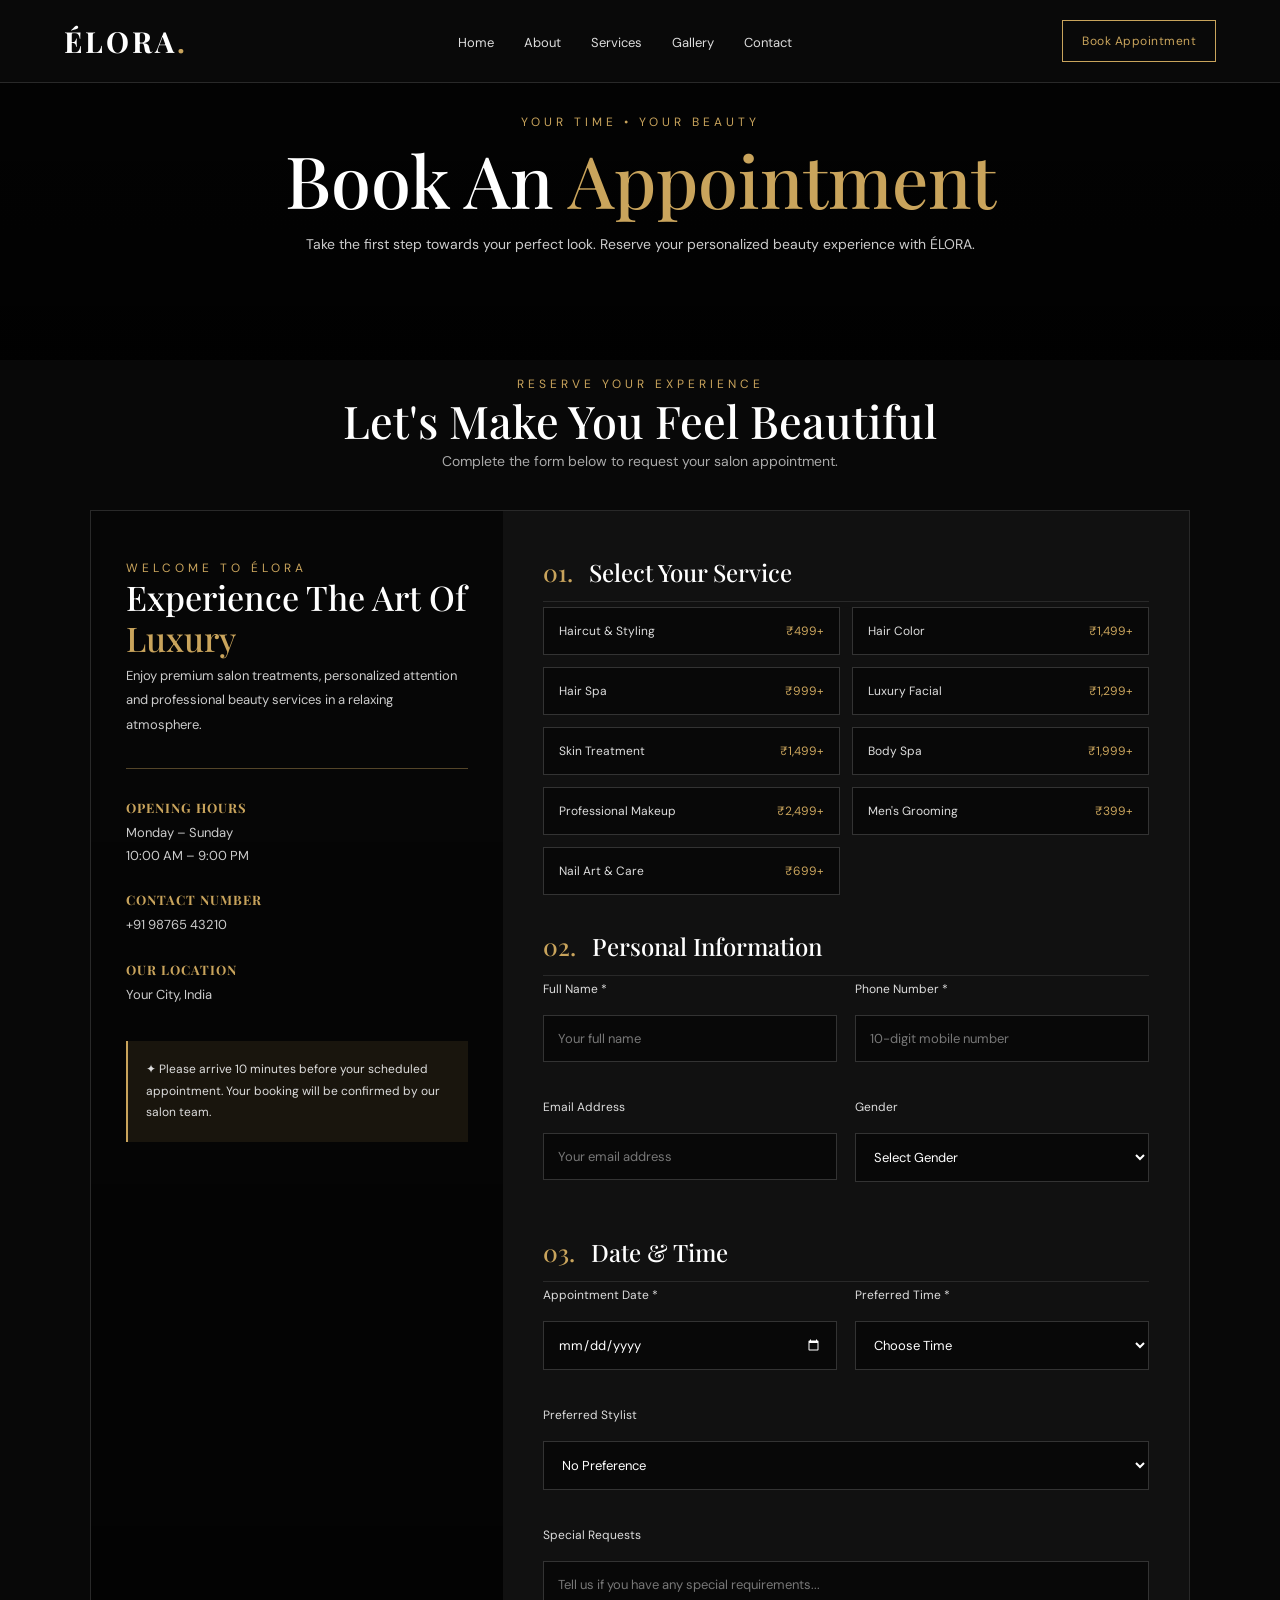
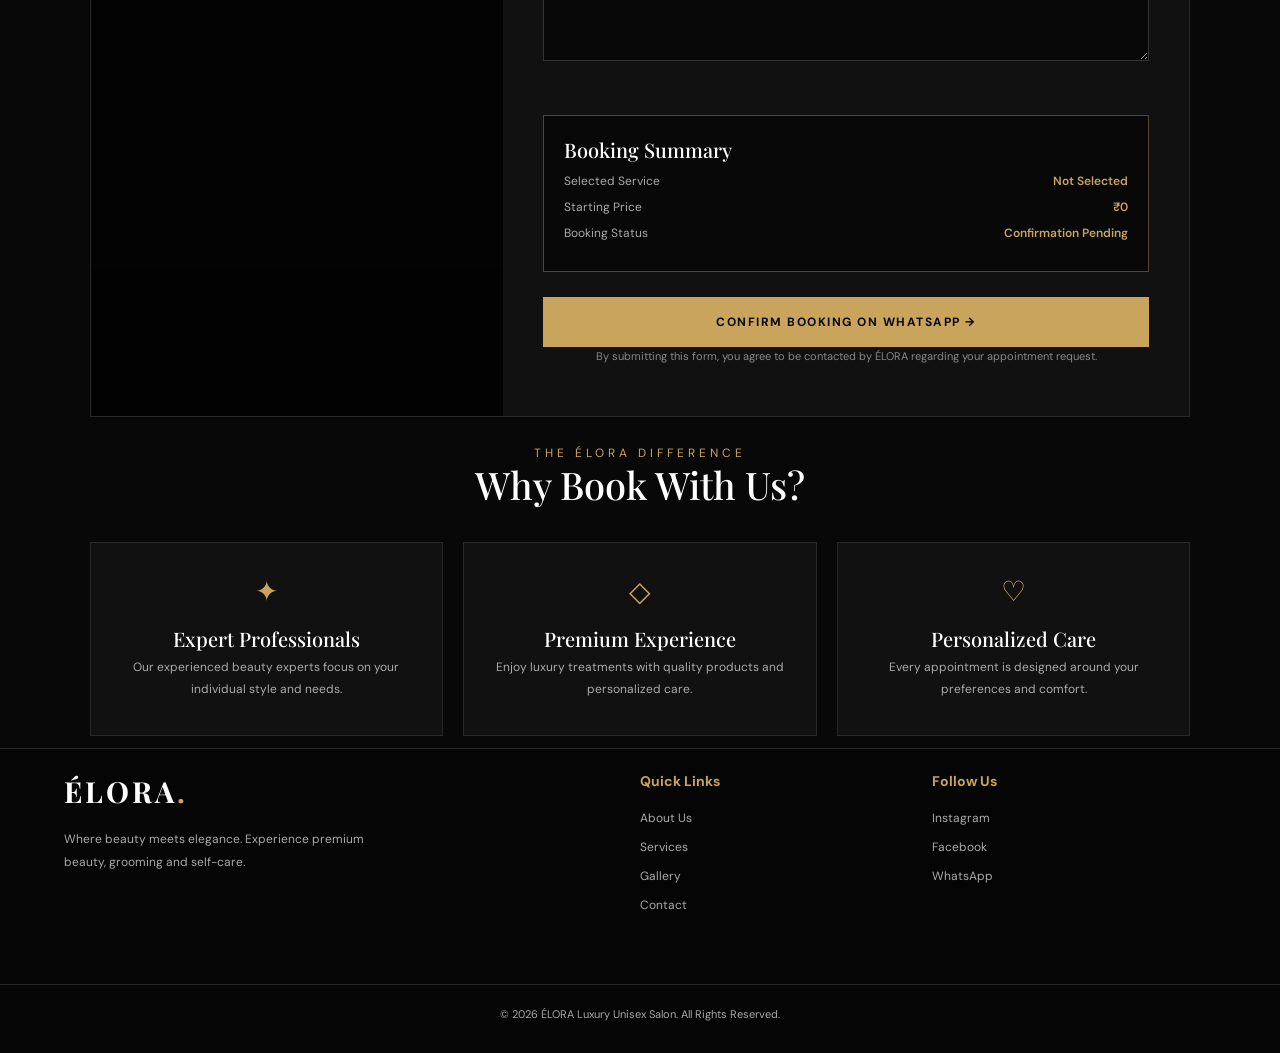
<file: appointment.html>
<!DOCTYPE html>
<html lang="en">
<head>
    <meta charset="UTF-8">
    <meta name="viewport" content="width=device-width, initial-scale=1.0">
    <title>Book Appointment | ÉLORA Luxury Salon</title>
    <meta name="description" content="Book your luxury salon appointment at ÉLORA. Choose your service, stylist and preferred appointment time.">

    <link rel="stylesheet" href="style.css">

    <link href="https://fonts.googleapis.com/css2?family=DM+Sans:wght@400;500;600;700&family=Playfair+Display:wght@400;500;600;700&display=swap" rel="stylesheet">

    <style>
        * {
            box-sizing: border-box;
        }

        html {
            scroll-behavior: smooth;
        }

        body {
            margin: 0;
            background: #080808;
            color: #fff;
            font-family: 'DM Sans', sans-serif;
        }

        :root {
            --gold: #c9a45c;
            --gray: #aaa;
            --border: #292929;
        }

        /* Hero */

        .appointment-hero {
            min-height: 360px;
            display: flex;
            align-items: center;
            justify-content: center;
            text-align: center;
            padding: 80px 20px;
            background:
                linear-gradient(rgba(0,0,0,.55), rgba(0,0,0,.86)),
                url('https://images.unsplash.com/photo-1560066984-138dadb4c035?q=85&w=1800') center/cover;
        }

        .gold-label {
            color: var(--gold);
            font-size: 12px;
            letter-spacing: 4px;
            text-transform: uppercase;
        }

        .appointment-hero h1 {
            font-family: 'Playfair Display', serif;
            font-size: clamp(42px, 7vw, 72px);
            font-weight: 500;
            margin: 18px 0;
        }

        .appointment-hero h1 span {
            color: var(--gold);
        }

        .appointment-hero p {
            color: #ccc;
            font-size: 14px;
            line-height: 1.8;
        }

        /* Booking Section */

        .appointment-section {
            padding: 75px 7% 90px;
        }

        .appointment-heading {
            text-align: center;
            margin-bottom: 40px;
        }

        .appointment-heading h2 {
            font-family: 'Playfair Display', serif;
            font-size: clamp(30px, 5vw, 45px);
            font-weight: 500;
            margin: 15px 0;
        }

        .appointment-heading p {
            color: var(--gray);
            font-size: 14px;
        }

        .appointment-wrapper {
            display: grid;
            grid-template-columns: .75fr 1.25fr;
            background: #111;
            border: 1px solid var(--border);
            max-width: 1250px;
            margin: auto;
        }

        /* Left Panel */

        .appointment-sidebar {
            padding: 45px 35px;
            background:
                linear-gradient(rgba(0,0,0,.62), rgba(0,0,0,.88)),
                url('https://images.unsplash.com/photo-1521590832167-7bcbfaa6381f?q=85&w=1000') center/cover;
        }

        .appointment-sidebar h2 {
            font-family: 'Playfair Display', serif;
            font-size: 34px;
            font-weight: 500;
            margin: 15px 0;
        }

        .appointment-sidebar h2 span {
            color: var(--gold);
        }

        .appointment-sidebar > p {
            color: #ccc;
            font-size: 13px;
            line-height: 1.9;
        }

        .sidebar-divider {
            height: 1px;
            background: rgba(201,164,92,.4);
            margin: 30px 0;
        }

        .sidebar-detail {
            margin-bottom: 24px;
        }

        .sidebar-detail h3 {
            font-size: 13px;
            color: var(--gold);
            margin-bottom: 8px;
            letter-spacing: 1px;
        }

        .sidebar-detail p {
            color: #ccc;
            font-size: 13px;
            line-height: 1.8;
            margin: 0;
        }

        .sidebar-note {
            padding: 18px;
            background: rgba(201,164,92,.1);
            border-left: 2px solid var(--gold);
            color: #ddd;
            font-size: 12px;
            line-height: 1.8;
            margin-top: 35px;
        }

        /* Form */

        .appointment-form-area {
            padding: 45px 40px;
        }

        .form-section-title {
            font-family: 'Playfair Display', serif;
            font-size: 24px;
            font-weight: 500;
            margin: 0 0 22px;
            padding-bottom: 13px;
            border-bottom: 1px solid var(--border);
        }

        .form-section-title span {
            color: var(--gold);
            margin-right: 10px;
        }

        .form-grid {
            display: grid;
            grid-template-columns: 1fr 1fr;
            gap: 18px;
            margin-bottom: 35px;
        }

        .form-group {
            display: flex;
            flex-direction: column;
            gap: 9px;
        }

        .form-group.full {
            grid-column: span 2;
        }

        .form-group label {
            color: #ddd;
            font-size: 12px;
        }

        .form-group input,
        .form-group select,
        .form-group textarea {
            width: 100%;
            padding: 14px;
            background: #080808;
            color: #fff;
            border: 1px solid #333;
            outline: none;
            border-radius: 0;
            font-family: inherit;
            font-size: 13px;
        }

        .form-group input:focus,
        .form-group select:focus,
        .form-group textarea:focus {
            border-color: var(--gold);
        }

        .form-group input::placeholder,
        .form-group textarea::placeholder {
            color: #777;
        }

        .form-group select option {
            background: #111;
        }

        .form-group textarea {
            min-height: 100px;
            resize: vertical;
        }

        .service-selection {
            display: grid;
            grid-template-columns: repeat(2, 1fr);
            gap: 12px;
            margin-bottom: 35px;
        }

        .service-option {
            position: relative;
        }

        .service-option input {
            position: absolute;
            opacity: 0;
            pointer-events: none;
        }

        .service-option label {
            display: flex;
            justify-content: space-between;
            align-items: center;
            gap: 8px;
            padding: 15px;
            background: #080808;
            border: 1px solid #333;
            cursor: pointer;
            transition: .3s;
            font-size: 12px;
            color: #ddd;
        }

        .service-option label span {
            color: var(--gold);
            white-space: nowrap;
        }

        .service-option input:checked + label {
            border-color: var(--gold);
            background: rgba(201,164,92,.1);
            color: #fff;
        }

        .service-option label:hover {
            border-color: var(--gold);
        }

        /* Summary */

        .booking-summary {
            background: #080808;
            border: 1px solid rgba(201,164,92,.4);
            padding: 20px;
            margin-bottom: 25px;
        }

        .booking-summary h3 {
            font-family: 'Playfair Display', serif;
            font-size: 20px;
            font-weight: 500;
            margin: 0 0 15px;
        }

        .summary-row {
            display: flex;
            justify-content: space-between;
            gap: 12px;
            margin: 10px 0;
            color: #aaa;
            font-size: 12px;
        }

        .summary-row strong {
            color: var(--gold);
            font-weight: 600;
            text-align: right;
        }

        .submit-btn {
            width: 100%;
            padding: 17px;
            background: var(--gold);
            border: none;
            color: #080808;
            font-size: 12px;
            font-weight: 700;
            letter-spacing: 1.5px;
            cursor: pointer;
            transition: .3s;
        }

        .submit-btn:hover {
            background: #fff;
        }

        .form-message {
            display: none;
            margin-top: 15px;
            color: var(--gold);
            font-size: 13px;
            line-height: 1.6;
        }

        .appointment-note {
            text-align: center;
            color: #888;
            font-size: 11px;
            margin-top: 15px;
            line-height: 1.7;
        }

        /* Why Choose Us */

        .benefits-section {
            padding: 0 7% 85px;
        }

        .benefits-heading {
            text-align: center;
            margin-bottom: 35px;
        }

        .benefits-heading h2 {
            font-family: 'Playfair Display', serif;
            font-size: 38px;
            font-weight: 500;
            margin: 15px 0;
        }

        .benefits-grid {
            display: grid;
            grid-template-columns: repeat(3, 1fr);
            gap: 20px;
        }

        .benefit-card {
            text-align: center;
            padding: 30px 20px;
            background: #111;
            border: 1px solid var(--border);
            transition: .3s;
        }

        .benefit-card:hover {
            border-color: var(--gold);
            transform: translateY(-5px);
        }

        .benefit-card .icon {
            font-size: 28px;
            color: var(--gold);
            margin-bottom: 15px;
        }

        .benefit-card h3 {
            font-family: 'Playfair Display', serif;
            font-size: 20px;
            font-weight: 500;
            margin: 8px 0;
        }

        .benefit-card p {
            color: var(--gray);
            font-size: 12px;
            line-height: 1.8;
        }

        /* Footer */

        @media(max-width: 950px) {
            .appointment-wrapper {
                grid-template-columns: 1fr;
            }

            .appointment-sidebar {
                min-height: 330px;
            }
        }

        @media(max-width: 600px) {
            .appointment-hero {
                min-height: 300px;
                padding: 60px 18px;
            }

            .gold-label {
                font-size: 10px;
                letter-spacing: 3px;
            }

            .appointment-section {
                padding: 50px 15px 55px;
            }

            .appointment-heading {
                margin-bottom: 25px;
            }

            .appointment-sidebar {
                min-height: auto;
                padding: 32px 23px;
            }

            .appointment-sidebar h2 {
                font-size: 29px;
            }

            .appointment-form-area {
                padding: 30px 18px;
            }

            .form-section-title {
                font-size: 21px;
            }

            .form-grid {
                grid-template-columns: 1fr;
                gap: 15px;
            }

            .form-group.full {
                grid-column: span 1;
            }

            .service-selection {
                grid-template-columns: 1fr;
                gap: 9px;
            }

            .benefits-section {
                padding: 0 15px 55px;
            }

            .benefits-heading h2 {
                font-size: 30px;
            }

            .benefits-grid {
                grid-template-columns: 1fr;
                gap: 13px;
            }
        }
        
/* =====================================
   APPOINTMENT HERO - MOBILE FIX
===================================== */

@media (max-width: 600px) {

    .appointment-hero {
        min-height: auto !important;

        display: flex !important;
        align-items: center !important;
        justify-content: center !important;

        padding: 115px 18px 45px !important;

        text-align: center !important;
        background-position: center center !important;
    }

    .appointment-hero > div {
        width: 100% !important;
        max-width: 100% !important;
        margin: 0 auto !important;
    }

    .appointment-hero .gold-label {
        display: block !important;
        font-size: 10px !important;
        letter-spacing: 2px !important;
        line-height: 1.8 !important;
        margin-bottom: 12px !important;
    }

    .appointment-hero h1 {
        font-size: 38px !important;
        line-height: 1.2 !important;
        margin: 10px 0 !important;
        overflow-wrap: break-word !important;
    }

    .appointment-hero p {
        font-size: 13px !important;
        line-height: 1.7 !important;
        margin: 10px auto 0 !important;
        max-width: 340px !important;
    }
}

/* Extra small mobile */
@media (max-width: 380px) {

    .appointment-hero {
        padding: 105px 15px 35px !important;
    }

    .appointment-hero h1 {
        font-size: 33px !important;
    }

}

        
    </style>
</head>

<body>

    <!-- Header -->
   <header class="header" id="header">
    <nav class="navbar container">
        <a href="#home" class="logo">ÉLORA<span>.</span></a>

        <ul class="nav-links" id="navLinks">
            <li><a href="index.html">Home</a></li>
            <li><a href="about.html">About</a></li>
            <li><a href="service.html">Services</a></li>
            <li><a href="gallery.html">Gallery</a></li>
            <li><a href="contact.html">Contact</a></li>
        </ul>

        <a href="appointment.html" class="nav-btn">Book Appointment</a>

        <button class="menu-toggle" id="menuToggle" aria-label="Open navigation">
            <span></span><span></span><span></span>
        </button>
    </nav>
</header>
    <!-- Hero -->
    <section class="appointment-hero">
        <div>
            <span class="gold-label">Your Time • Your Beauty</span>
            <h1>Book An <span>Appointment</span></h1>
            <p>
                Take the first step towards your perfect look.
                Reserve your personalized beauty experience with ÉLORA.
            </p>
        </div>
    </section>

    <!-- Appointment Section -->
    <section class="appointment-section">

        <div class="appointment-heading">
            <span class="gold-label">Reserve Your Experience</span>
            <h2>Let's Make You Feel Beautiful</h2>
            <p>Complete the form below to request your salon appointment.</p>
        </div>

        <div class="appointment-wrapper">

            <!-- Sidebar -->
            <div class="appointment-sidebar">

                <span class="gold-label">Welcome To ÉLORA</span>

                <h2>Experience The Art Of <span>Luxury</span></h2>

                <p>
                    Enjoy premium salon treatments, personalized attention
                    and professional beauty services in a relaxing atmosphere.
                </p>

                <div class="sidebar-divider"></div>

                <div class="sidebar-detail">
                    <h3>OPENING HOURS</h3>
                    <p>Monday – Sunday<br>10:00 AM – 9:00 PM</p>
                </div>

                <div class="sidebar-detail">
                    <h3>CONTACT NUMBER</h3>
                    <p>+91 98765 43210</p>
                </div>

                <div class="sidebar-detail">
                    <h3>OUR LOCATION</h3>
                    <p>Your City, India</p>
                </div>

                <div class="sidebar-note">
                    ✦ Please arrive 10 minutes before your scheduled appointment.
                    Your booking will be confirmed by our salon team.
                </div>

            </div>

            <!-- Form -->
            <div class="appointment-form-area">

                <form id="appointmentForm">

                    <!-- Step 1 -->
                    <h3 class="form-section-title">
                        <span>01.</span> Select Your Service
                    </h3>

                    <div class="service-selection">

                        <div class="service-option">
                            <input type="radio" id="haircut" name="service"
                                   value="Haircut & Styling" data-price="499" required>
                            <label for="haircut">
                                Haircut & Styling <span>₹499+</span>
                            </label>
                        </div>

                        <div class="service-option">
                            <input type="radio" id="haircolor" name="service"
                                   value="Hair Color" data-price="1499">
                            <label for="haircolor">
                                Hair Color <span>₹1,499+</span>
                            </label>
                        </div>

                        <div class="service-option">
                            <input type="radio" id="hairspa" name="service"
                                   value="Hair Spa" data-price="999">
                            <label for="hairspa">
                                Hair Spa <span>₹999+</span>
                            </label>
                        </div>

                        <div class="service-option">
                            <input type="radio" id="facial" name="service"
                                   value="Luxury Facial" data-price="1299">
                            <label for="facial">
                                Luxury Facial <span>₹1,299+</span>
                            </label>
                        </div>

                        <div class="service-option">
                            <input type="radio" id="skincare" name="service"
                                   value="Skin Treatment" data-price="1499">
                            <label for="skincare">
                                Skin Treatment <span>₹1,499+</span>
                            </label>
                        </div>

                        <div class="service-option">
                            <input type="radio" id="bodyspa" name="service"
                                   value="Body Spa" data-price="1999">
                            <label for="bodyspa">
                                Body Spa <span>₹1,999+</span>
                            </label>
                        </div>

                        <div class="service-option">
                            <input type="radio" id="makeup" name="service"
                                   value="Professional Makeup" data-price="2499">
                            <label for="makeup">
                                Professional Makeup <span>₹2,499+</span>
                            </label>
                        </div>

                        <div class="service-option">
                            <input type="radio" id="grooming" name="service"
                                   value="Men's Grooming" data-price="399">
                            <label for="grooming">
                                Men's Grooming <span>₹399+</span>
                            </label>
                        </div>

                        <div class="service-option">
                            <input type="radio" id="nails" name="service"
                                   value="Nail Art & Care" data-price="699">
                            <label for="nails">
                                Nail Art & Care <span>₹699+</span>
                            </label>
                        </div>

                    </div>

                    <!-- Step 2 -->
                    <h3 class="form-section-title">
                        <span>02.</span> Personal Information
                    </h3>

                    <div class="form-grid">

                        <div class="form-group">
                            <label for="name">Full Name *</label>
                            <input type="text" id="name"
                                   placeholder="Your full name" required>
                        </div>

                        <div class="form-group">
                            <label for="phone">Phone Number *</label>
                            <input type="tel" id="phone"
                                   placeholder="10-digit mobile number"
                                   pattern="[0-9]{10}" maxlength="10" required>
                        </div>

                        <div class="form-group">
                            <label for="email">Email Address</label>
                            <input type="email" id="email"
                                   placeholder="Your email address">
                        </div>

                        <div class="form-group">
                            <label for="gender">Gender</label>
                            <select id="gender">
                                <option value="">Select Gender</option>
                                <option>Male</option>
                                <option>Female</option>
                                <option>Other</option>
                            </select>
                        </div>

                    </div>

                    <!-- Step 3 -->
                    <h3 class="form-section-title">
                        <span>03.</span> Date & Time
                    </h3>

                    <div class="form-grid">

                        <div class="form-group">
                            <label for="date">Appointment Date *</label>
                            <input type="date" id="date" required>
                        </div>

                        <div class="form-group">
                            <label for="time">Preferred Time *</label>
                            <select id="time" required>
                                <option value="">Choose Time</option>
                                <option>10:00 AM</option>
                                <option>11:00 AM</option>
                                <option>12:00 PM</option>
                                <option>01:00 PM</option>
                                <option>02:00 PM</option>
                                <option>03:00 PM</option>
                                <option>04:00 PM</option>
                                <option>05:00 PM</option>
                                <option>06:00 PM</option>
                                <option>07:00 PM</option>
                                <option>08:00 PM</option>
                            </select>
                        </div>

                        <div class="form-group full">
                            <label for="stylist">Preferred Stylist</label>
                            <select id="stylist">
                                <option value="No Preference">No Preference</option>
                                <option>Senior Stylist</option>
                                <option>Female Stylist</option>
                                <option>Male Stylist</option>
                                <option>Any Available Stylist</option>
                            </select>
                        </div>

                        <div class="form-group full">
                            <label for="message">Special Requests</label>
                            <textarea id="message"
                                placeholder="Tell us if you have any special requirements..."></textarea>
                        </div>

                    </div>

                    <!-- Booking Summary -->
                    <div class="booking-summary">

                        <h3>Booking Summary</h3>

                        <div class="summary-row">
                            <span>Selected Service</span>
                            <strong id="summaryService">Not Selected</strong>
                        </div>

                        <div class="summary-row">
                            <span>Starting Price</span>
                            <strong id="summaryPrice">₹0</strong>
                        </div>

                        <div class="summary-row">
                            <span>Booking Status</span>
                            <strong>Confirmation Pending</strong>
                        </div>

                    </div>

                    <button type="submit" class="submit-btn">
                        CONFIRM BOOKING ON WHATSAPP →
                    </button>

                    <div class="form-message" id="formMessage" role="status">
                        Opening WhatsApp with your appointment details...
                    </div>

                    <p class="appointment-note">
                        By submitting this form, you agree to be contacted by ÉLORA
                        regarding your appointment request.
                    </p>

                </form>

            </div>

        </div>
    </section>

    <!-- Benefits -->
    <section class="benefits-section">

        <div class="benefits-heading">
            <span class="gold-label">The ÉLORA Difference</span>
            <h2>Why Book With Us?</h2>
        </div>

        <div class="benefits-grid">

            <div class="benefit-card">
                <div class="icon">✦</div>
                <h3>Expert Professionals</h3>
                <p>Our experienced beauty experts focus on your individual style and needs.</p>
            </div>

            <div class="benefit-card">
                <div class="icon">◇</div>
                <h3>Premium Experience</h3>
                <p>Enjoy luxury treatments with quality products and personalized care.</p>
            </div>

            <div class="benefit-card">
                <div class="icon">♡</div>
                <h3>Personalized Care</h3>
                <p>Every appointment is designed around your preferences and comfort.</p>
            </div>

        </div>

    </section>

    <!-- Footer -->
    <footer class="footer">
    <div class="container footer-grid">
        <div>
            <a href="#home" class="logo">ÉLORA<span>.</span></a>
            <p>Where beauty meets elegance. Experience premium beauty, grooming and self-care.</p>
        </div>
        <div>
            <h4>Quick Links</h4>
            <a href="about.html">About Us</a>
            <a href="service.html">Services</a>
            <a href="gallery.html">Gallery</a>
            <a href="contact.html">Contact</a>
        </div>
        <div>
            <h4>Follow Us</h4>
            <a href="https://instagram.com/" target="_blank" rel="noopener">Instagram</a>
            <a href="https://facebook.com/" target="_blank" rel="noopener">Facebook</a>
            <a href="https://wa.me/919876543210" target="_blank" rel="noopener">WhatsApp</a>
        </div>
    </div>
    <div class="copyright">
        © <span id="year"></span> ÉLORA Luxury Unisex Salon. All Rights Reserved.
    </div>
</footer>

    <script>
        // Mobile Navigation
        const menuToggle = document.getElementById("menuToggle");
        const navLinks = document.getElementById("navLinks");

        if (menuToggle && navLinks) {
            menuToggle.addEventListener("click", () => {
                navLinks.classList.toggle("active");
            });

            navLinks.querySelectorAll("a").forEach(link => {
                link.addEventListener("click", () => {
                    navLinks.classList.remove("active");
                });
            });
        }

        // Set minimum date to today (local date)
        const dateInput = document.getElementById("date");

        function getLocalDateString(date) {
            const year = date.getFullYear();
            const month = String(date.getMonth() + 1).padStart(2, "0");
            const day = String(date.getDate()).padStart(2, "0");
            return `${year}-${month}-${day}`;
        }

        const today = new Date();
        dateInput.min = getLocalDateString(today);

        // Update Booking Summary
        const serviceInputs = document.querySelectorAll('input[name="service"]');

        serviceInputs.forEach(input => {
            input.addEventListener("change", function() {
                document.getElementById("summaryService").textContent = this.value;

                const price = Number(this.dataset.price);

                document.getElementById("summaryPrice").textContent =
                    "₹" + price.toLocaleString("en-IN") + "+";
            });
        });

        // Appointment Form
        const appointmentForm = document.getElementById("appointmentForm");

        appointmentForm.addEventListener("submit", function(event) {
            event.preventDefault();

            const selectedService = document.querySelector('input[name="service"]:checked');

            if (!selectedService) {
                alert("Please select a service.");
                return;
            }

            const name = document.getElementById("name").value.trim();
            const phone = document.getElementById("phone").value.trim();
            const email = document.getElementById("email").value.trim();
            const gender = document.getElementById("gender").value;
            const date = dateInput.value;
            const time = document.getElementById("time").value;
            const stylist = document.getElementById("stylist").value;
            const message = document.getElementById("message").value.trim();

            if (!/^[0-9]{10}$/.test(phone)) {
                alert("Please enter a valid 10-digit mobile number.");
                return;
            }

            const selectedDate = new Date(date + "T00:00:00");
            const todayDate = new Date();
            todayDate.setHours(0, 0, 0, 0);

            if (selectedDate < todayDate) {
                alert("Please select today or a future date.");
                return;
            }

            const price = Number(selectedService.dataset.price);

            // Replace with your salon's WhatsApp number.
            const salonWhatsApp = "919876543210";

            const formattedDate = selectedDate.toLocaleDateString("en-IN", {
                day: "2-digit",
                month: "long",
                year: "numeric"
            });

            const bookingID = "ELORA" + Date.now().toString().slice(-8);

            const whatsappMessage =
                `Hello ÉLORA Luxury Salon!\n\n` +
                `I want to book an appointment.\n\n` +
                `Booking ID: ${bookingID}\n` +
                `Name: ${name}\n` +
                `Phone: ${phone}\n` +
                `Email: ${email || "Not provided"}\n` +
                `Gender: ${gender || "Not provided"}\n` +
                `Service: ${selectedService.value}\n` +
                `Starting Price: ₹${price}+\n` +
                `Stylist: ${stylist}\n` +
                `Date: ${formattedDate}\n` +
                `Time: ${time}\n` +
                `Special Request: ${message || "None"}\n\n` +
                `Please confirm my appointment. Thank you!`;

            const whatsappURL =
                `https://wa.me/${salonWhatsApp}?text=${encodeURIComponent(whatsappMessage)}`;

            document.getElementById("formMessage").style.display = "block";

            window.open(whatsappURL, "_blank");
        });

        // Footer Year
        document.getElementById("year").textContent = new Date().getFullYear();
    </script>

</body>
</html>
</file>
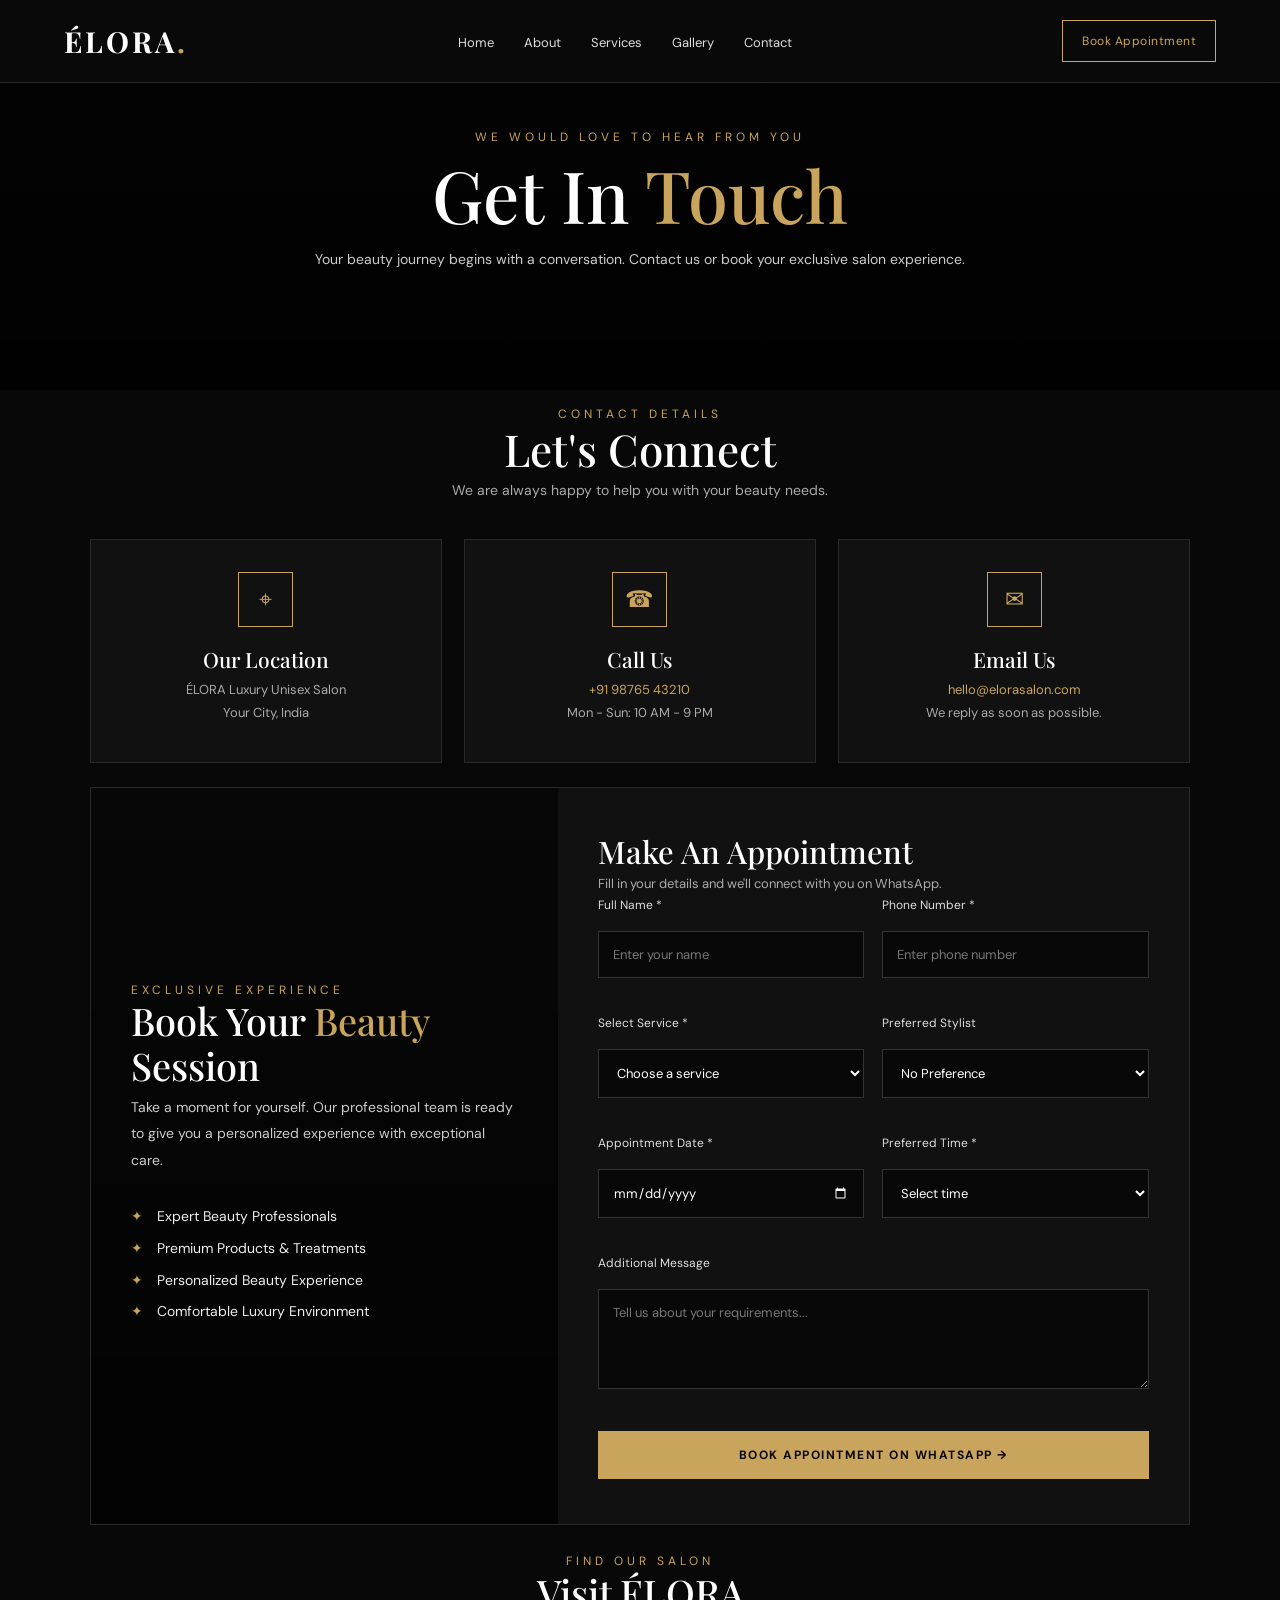
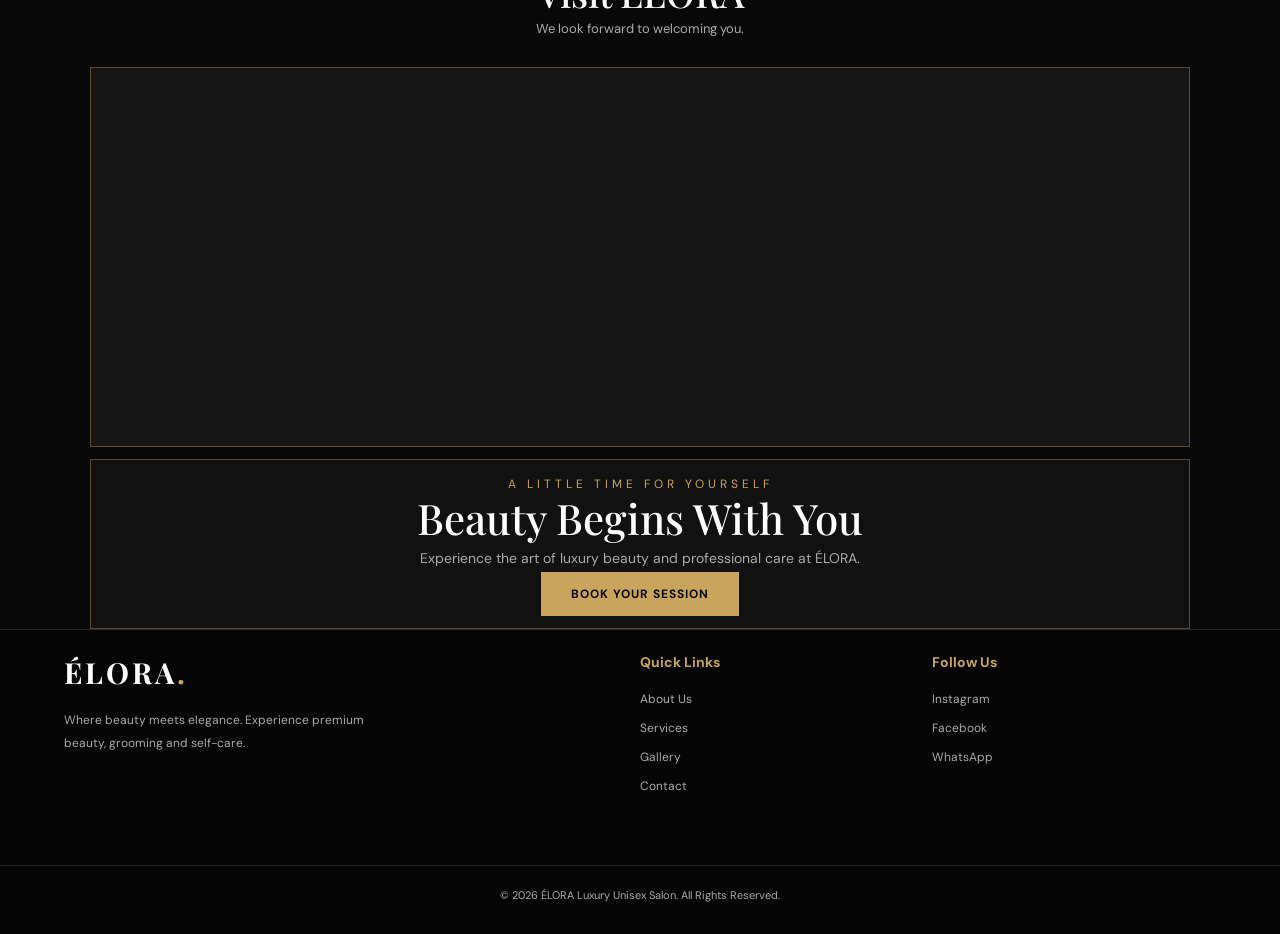
<file: contact.html>
<!DOCTYPE html>
<html lang="en">
<head>
    <meta charset="UTF-8">
    <meta name="viewport" content="width=device-width, initial-scale=1.0">
    <title>Contact & Booking | ÉLORA Luxury Salon</title>
    <meta name="description" content="Book your appointment at ÉLORA Luxury Unisex Salon. Contact us for premium hair, skin, makeup and spa services.">

    <link rel="stylesheet" href="style.css">

    <link href="https://fonts.googleapis.com/css2?family=DM+Sans:wght@400;500;600;700&family=Playfair+Display:wght@400;500;600;700&display=swap" rel="stylesheet">

    <style>
        * {
            box-sizing: border-box;
        }

        html {
            scroll-behavior: smooth;
        }

        body {
            margin: 0;
            background: #080808;
            color: #fff;
            font-family: 'DM Sans', sans-serif;
        }

        :root {
            --gold: #c9a45c;
            --dark: #080808;
            --gray: #aaa;
            --border: #292929;
        }

        /* Hero */

        .contact-hero {
            min-height: 390px;
            display: flex;
            align-items: center;
            justify-content: center;
            text-align: center;
            padding: 80px 20px;
            background:
                linear-gradient(rgba(0,0,0,.55), rgba(0,0,0,.85)),
                url('https://images.unsplash.com/photo-1560066984-138dadb4c035?q=85&w=1800') center/cover;
        }

        .gold-label {
            color: var(--gold);
            font-size: 12px;
            letter-spacing: 4px;
            text-transform: uppercase;
        }

        .contact-hero h1 {
            font-family: 'Playfair Display', serif;
            font-size: clamp(42px, 7vw, 72px);
            font-weight: 500;
            margin: 18px 0;
        }

        .contact-hero h1 span {
            color: var(--gold);
        }

        .contact-hero p {
            color: #ccc;
            font-size: 14px;
            line-height: 1.8;
        }

        /* Contact Information */

        .contact-info-section {
            padding: 75px 7% 45px;
        }

        .contact-info-heading {
            text-align: center;
            margin-bottom: 40px;
        }

        .contact-info-heading h2 {
            font-family: 'Playfair Display', serif;
            font-size: clamp(30px, 5vw, 44px);
            font-weight: 500;
            margin: 15px 0;
        }

        .contact-info-heading p {
            color: var(--gray);
            font-size: 14px;
        }

        .contact-info-grid {
            display: grid;
            grid-template-columns: repeat(3, 1fr);
            gap: 22px;
        }

        .contact-info-card {
            text-align: center;
            background: #111;
            border: 1px solid var(--border);
            padding: 32px 20px;
            transition: .3s;
        }

        .contact-info-card:hover {
            border-color: var(--gold);
            transform: translateY(-5px);
        }

        .contact-icon {
            width: 55px;
            height: 55px;
            border: 1px solid var(--gold);
            color: var(--gold);
            display: flex;
            align-items: center;
            justify-content: center;
            margin: 0 auto 18px;
            font-size: 23px;
        }

        .contact-info-card h3 {
            font-family: 'Playfair Display', serif;
            font-size: 21px;
            font-weight: 500;
            margin-bottom: 10px;
        }

        .contact-info-card p {
            color: var(--gray);
            font-size: 13px;
            line-height: 1.8;
            margin: 0;
        }

        .contact-info-card a {
            color: var(--gold);
            text-decoration: none;
        }

        /* Booking Section */

        .booking-section {
            padding: 45px 7% 90px;
        }

        .booking-wrapper {
            display: grid;
            grid-template-columns: .85fr 1.15fr;
            background: #111;
            border: 1px solid var(--border);
        }

        .booking-content {
            padding: 55px 40px;
            background:
                linear-gradient(rgba(0,0,0,.6), rgba(0,0,0,.85)),
                url('https://images.unsplash.com/photo-1521590832167-7bcbfaa6381f?q=85&w=1000') center/cover;
            display: flex;
            flex-direction: column;
            justify-content: center;
        }

        .booking-content h2 {
            font-family: 'Playfair Display', serif;
            font-size: 38px;
            font-weight: 500;
            margin: 18px 0;
        }

        .booking-content h2 span {
            color: var(--gold);
        }

        .booking-content p {
            color: #ccc;
            line-height: 1.9;
            font-size: 14px;
        }

        .booking-benefits {
            margin-top: 25px;
        }

        .booking-benefits p {
            color: #eee;
            margin: 12px 0;
        }

        .booking-benefits span {
            color: var(--gold);
            margin-right: 10px;
        }

        .booking-form-area {
            padding: 45px 40px;
        }

        .booking-form-area h2 {
            font-family: 'Playfair Display', serif;
            font-size: 31px;
            font-weight: 500;
            margin: 0 0 10px;
        }

        .booking-form-area > p {
            color: var(--gray);
            font-size: 13px;
            margin-bottom: 28px;
        }

        .form-grid {
            display: grid;
            grid-template-columns: 1fr 1fr;
            gap: 18px;
        }

        .form-group {
            display: flex;
            flex-direction: column;
            gap: 9px;
        }

        .form-group.full {
            grid-column: span 2;
        }

        .form-group label {
            font-size: 12px;
            color: #ddd;
        }

        .form-group input,
        .form-group select,
        .form-group textarea {
            width: 100%;
            padding: 14px;
            background: #080808;
            border: 1px solid #333;
            color: #fff;
            outline: none;
            font-family: inherit;
            font-size: 13px;
            border-radius: 0;
        }

        .form-group input:focus,
        .form-group select:focus,
        .form-group textarea:focus {
            border-color: var(--gold);
        }

        .form-group input::placeholder,
        .form-group textarea::placeholder {
            color: #777;
        }

        .form-group select option {
            background: #111;
            color: #fff;
        }

        .form-group textarea {
            resize: vertical;
            min-height: 100px;
        }

        .submit-btn {
            width: 100%;
            padding: 16px;
            margin-top: 23px;
            background: var(--gold);
            color: #080808;
            border: none;
            font-size: 12px;
            font-weight: 700;
            letter-spacing: 1.5px;
            cursor: pointer;
            transition: .3s;
        }

        .submit-btn:hover {
            background: #fff;
        }

        /* Map */

        .location-section {
            padding: 0 7% 85px;
        }

        .location-heading {
            text-align: center;
            margin-bottom: 30px;
        }

        .location-heading h2 {
            font-family: 'Playfair Display', serif;
            font-size: 38px;
            font-weight: 500;
            margin: 15px 0;
        }

        .location-heading p {
            color: var(--gray);
            font-size: 13px;
        }

        .map-container {
            width: 100%;
            height: 380px;
            border: 1px solid rgba(201,164,92,.4);
            background: #151515;
        }

        .map-container iframe {
            width: 100%;
            height: 100%;
            border: 0;
        }

        /* CTA */

        .contact-cta {
            margin: 0 7% 85px;
            padding: 65px 20px;
            text-align: center;
            background: #111;
            border: 1px solid rgba(201,164,92,.4);
        }

        .contact-cta h2 {
            font-family: 'Playfair Display', serif;
            font-size: clamp(28px, 5vw, 42px);
            font-weight: 500;
            margin: 15px 0;
        }

        .contact-cta p {
            color: var(--gray);
            font-size: 14px;
            margin-bottom: 25px;
        }

        .contact-cta a {
            display: inline-block;
            padding: 14px 30px;
            background: var(--gold);
            color: #080808;
            text-decoration: none;
            font-size: 12px;
            font-weight: 700;
            letter-spacing: 1px;
        }

        .contact-cta a:hover {
            background: #fff;
        }

        .form-message {
            display: none;
            margin-top: 15px;
            color: var(--gold);
            font-size: 13px;
            line-height: 1.6;
        }

        /* Responsive */

        @media(max-width: 900px) {
            .booking-wrapper {
                grid-template-columns: 1fr;
            }

            .booking-content {
                min-height: 350px;
            }

            .contact-info-grid {
                gap: 12px;
            }
        }

        @media(max-width: 600px) {
            .contact-hero {
                min-height: 320px;
                padding: 65px 18px;
            }

            .gold-label {
                font-size: 10px;
                letter-spacing: 3px;
            }

            .contact-hero p {
                font-size: 13px;
            }

            .contact-info-section {
                padding: 55px 18px 25px;
            }

            .contact-info-grid {
                grid-template-columns: 1fr;
                gap: 13px;
            }

            .contact-info-card {
                padding: 25px 15px;
            }

            .booking-section {
                padding: 25px 15px 55px;
            }

            .booking-content {
                padding: 35px 23px;
                min-height: 300px;
            }

            .booking-content h2 {
                font-size: 31px;
            }

            .booking-form-area {
                padding: 30px 20px;
            }

            .booking-form-area h2 {
                font-size: 27px;
            }

            .form-grid {
                grid-template-columns: 1fr;
                gap: 15px;
            }

            .form-group.full {
                grid-column: span 1;
            }

            .location-section {
                padding: 0 15px 55px;
            }

            .location-heading h2 {
                font-size: 30px;
            }

            .map-container {
                height: 280px;
            }

            .contact-cta {
                margin: 0 15px 55px;
                padding: 45px 18px;
            }
        }
        
    </style>
</head>

<body>

    <!-- Header -->
  <header class="header" id="header">
    <nav class="navbar container">
        <a href="#home" class="logo">ÉLORA<span>.</span></a>

        <ul class="nav-links" id="navLinks">
            <li><a href="index.html">Home</a></li>
            <li><a href="about.html">About</a></li>
            <li><a href="service.html">Services</a></li>
            <li><a href="gallery.html">Gallery</a></li>
            <li><a href="contact.html">Contact</a></li>
        </ul>

        <a href="appointment.html" class="nav-btn">Book Appointment</a>

        <button class="menu-toggle" id="menuToggle" aria-label="Open navigation">
            <span></span><span></span><span></span>
        </button>
    </nav>
</header>
    <!-- Hero -->
    <section class="contact-hero">
        <div>
            <span class="gold-label">We Would Love To Hear From You</span>
            <h1>Get In <span>Touch</span></h1>
            <p>
                Your beauty journey begins with a conversation.
                Contact us or book your exclusive salon experience.
            </p>
        </div>
    </section>

    <!-- Contact Information -->
    <section class="contact-info-section">

        <div class="contact-info-heading">
            <span class="gold-label">Contact Details</span>
            <h2>Let's Connect</h2>
            <p>We are always happy to help you with your beauty needs.</p>
        </div>

        <div class="contact-info-grid">

            <div class="contact-info-card">
                <div class="contact-icon">⌖</div>
                <h3>Our Location</h3>
                <p>ÉLORA Luxury Unisex Salon<br>Your City, India</p>
            </div>

            <div class="contact-info-card">
                <div class="contact-icon">☎</div>
                <h3>Call Us</h3>
                <p>
                    <a href="tel:+919876543210">+91 98765 43210</a><br>
                    Mon - Sun: 10 AM - 9 PM
                </p>
            </div>

            <div class="contact-info-card">
                <div class="contact-icon">✉</div>
                <h3>Email Us</h3>
                <p>
                    <a href="mailto:hello@elorasalon.com">hello@elorasalon.com</a><br>
                    We reply as soon as possible.
                </p>
            </div>

        </div>
    </section>

    <!-- Appointment Booking -->
    <section class="booking-section" id="booking">

        <div class="booking-wrapper">

            <div class="booking-content">
                <span class="gold-label">Exclusive Experience</span>

                <h2>Book Your <span>Beauty</span> Session</h2>

                <p>
                    Take a moment for yourself. Our professional team is ready
                    to give you a personalized experience with exceptional care.
                </p>

                <div class="booking-benefits">
                    <p><span>✦</span> Expert Beauty Professionals</p>
                    <p><span>✦</span> Premium Products & Treatments</p>
                    <p><span>✦</span> Personalized Beauty Experience</p>
                    <p><span>✦</span> Comfortable Luxury Environment</p>
                </div>
            </div>

            <div class="booking-form-area">

                <h2>Make An Appointment</h2>
                <p>Fill in your details and we'll connect with you on WhatsApp.</p>

                <form id="bookingForm">

                    <div class="form-grid">

                        <div class="form-group">
                            <label for="name">Full Name *</label>
                            <input type="text" id="name" placeholder="Enter your name" required>
                        </div>

                        <div class="form-group">
                            <label for="phone">Phone Number *</label>
                            <input type="tel" id="phone" placeholder="Enter phone number"
                                   pattern="[0-9]{10}" maxlength="10" required>
                        </div>

                        <div class="form-group">
                            <label for="service">Select Service *</label>
                            <select id="service" required>
                                <option value="">Choose a service</option>
                                <option>Haircut & Styling</option>
                                <option>Hair Color</option>
                                <option>Hair Spa</option>
                                <option>Luxury Facial</option>
                                <option>Skin Treatment</option>
                                <option>Body Spa</option>
                                <option>Professional Makeup</option>
                                <option>Men's Grooming</option>
                                <option>Nail Art & Care</option>
                                <option>Other</option>
                            </select>
                        </div>

                        <div class="form-group">
                            <label for="stylist">Preferred Stylist</label>
                            <select id="stylist">
                                <option value="No Preference">No Preference</option>
                                <option>Any Available Stylist</option>
                                <option>Senior Stylist</option>
                                <option>Female Stylist</option>
                                <option>Male Stylist</option>
                            </select>
                        </div>

                        <div class="form-group">
                            <label for="date">Appointment Date *</label>
                            <input type="date" id="date" required>
                        </div>

                        <div class="form-group">
                            <label for="time">Preferred Time *</label>
                            <select id="time" required>
                                <option value="">Select time</option>
                                <option>10:00 AM</option>
                                <option>11:00 AM</option>
                                <option>12:00 PM</option>
                                <option>01:00 PM</option>
                                <option>02:00 PM</option>
                                <option>03:00 PM</option>
                                <option>04:00 PM</option>
                                <option>05:00 PM</option>
                                <option>06:00 PM</option>
                                <option>07:00 PM</option>
                                <option>08:00 PM</option>
                            </select>
                        </div>

                        <div class="form-group full">
                            <label for="message">Additional Message</label>
                            <textarea id="message" placeholder="Tell us about your requirements..."></textarea>
                        </div>

                    </div>

                    <button type="submit" class="submit-btn">
                        BOOK APPOINTMENT ON WHATSAPP →
                    </button>

                    <div class="form-message" id="formMessage" role="status">
                        Opening WhatsApp with your appointment details...
                    </div>

                </form>
            </div>

        </div>
    </section>

    <!-- Location -->
    <section class="location-section">

        <div class="location-heading">
            <span class="gold-label">Find Our Salon</span>
            <h2>Visit ÉLORA</h2>
            <p>We look forward to welcoming you.</p>
        </div>

        <div class="map-container">
            <!-- Replace the map query with your salon's exact address -->
            <iframe
                src="https://www.google.com/maps?q=New%20Delhi%20India&output=embed"
                loading="lazy"
                referrerpolicy="no-referrer-when-downgrade"
                title="ÉLORA Salon Location">
            </iframe>
        </div>

    </section>

    <!-- CTA -->
    <section class="contact-cta">
        <span class="gold-label">A Little Time For Yourself</span>
        <h2>Beauty Begins With You</h2>
        <p>Experience the art of luxury beauty and professional care at ÉLORA.</p>
        <a href="#booking">BOOK YOUR SESSION</a>
    </section>

    <!-- Footer -->
   <footer class="footer">
    <div class="container footer-grid">
        <div>
            <a href="#home" class="logo">ÉLORA<span>.</span></a>
            <p>Where beauty meets elegance. Experience premium beauty, grooming and self-care.</p>
        </div>
        <div>
            <h4>Quick Links</h4>
            <a href="about.html">About Us</a>
            <a href="service.html">Services</a>
            <a href="gallery.html">Gallery</a>
            <a href="contact.html">Contact</a>
        </div>
        <div>
            <h4>Follow Us</h4>
            <a href="https://instagram.com/" target="_blank" rel="noopener">Instagram</a>
            <a href="https://facebook.com/" target="_blank" rel="noopener">Facebook</a>
            <a href="https://wa.me/919876543210" target="_blank" rel="noopener">WhatsApp</a>
        </div>
    </div>
    <div class="copyright">
        © <span id="year"></span> ÉLORA Luxury Unisex Salon. All Rights Reserved.
    </div>
</footer>
    <script>
        // Mobile Navigation
        const menuToggle = document.getElementById("menuToggle");
        const navLinks = document.getElementById("navLinks");

        if (menuToggle && navLinks) {
            menuToggle.addEventListener("click", () => {
                navLinks.classList.toggle("active");
            });

            navLinks.querySelectorAll("a").forEach(link => {
                link.addEventListener("click", () => {
                    navLinks.classList.remove("active");
                });
            });
        }

        // Set minimum appointment date using local date
        const dateInput = document.getElementById("date");

        const today = new Date();
        const year = today.getFullYear();
        const month = String(today.getMonth() + 1).padStart(2, "0");
        const day = String(today.getDate()).padStart(2, "0");

        dateInput.min = `${year}-${month}-${day}`;

        // WhatsApp Booking Form
        const bookingForm = document.getElementById("bookingForm");

        bookingForm.addEventListener("submit", function(event) {
            event.preventDefault();

            const name = document.getElementById("name").value.trim();
            const phone = document.getElementById("phone").value.trim();
            const service = document.getElementById("service").value;
            const stylist = document.getElementById("stylist").value;
            const date = document.getElementById("date").value;
            const time = document.getElementById("time").value;
            const message = document.getElementById("message").value.trim();

            if (!/^[0-9]{10}$/.test(phone)) {
                alert("Please enter a valid 10-digit phone number.");
                return;
            }

            if (!name || !service || !date || !time) {
                alert("Please fill all required fields.");
                return;
            }

            const selectedDate = new Date(date + "T00:00:00");
            const todayDate = new Date();
            todayDate.setHours(0, 0, 0, 0);

            if (selectedDate < todayDate) {
                alert("Please select today or a future date.");
                return;
            }

            // Change this number to your salon's WhatsApp number.
            // Include country code without + or spaces.
            const salonWhatsApp = "919876543210";

            const formattedDate = selectedDate.toLocaleDateString("en-IN", {
                day: "2-digit",
                month: "long",
                year: "numeric"
            });

            const whatsappMessage =
                `Hello ÉLORA Salon!\n\n` +
                `I would like to book an appointment.\n\n` +
                `Name: ${name}\n` +
                `Phone: ${phone}\n` +
                `Service: ${service}\n` +
                `Preferred Stylist: ${stylist}\n` +
                `Date: ${formattedDate}\n` +
                `Time: ${time}\n` +
                `Message: ${message || "Not provided"}\n\n` +
                `Please confirm my appointment. Thank you!`;

            const whatsappURL =
                `https://wa.me/${salonWhatsApp}?text=${encodeURIComponent(whatsappMessage)}`;

            document.getElementById("formMessage").style.display = "block";

            window.open(whatsappURL, "_blank");
        });

        // Footer Year
        document.getElementById("year").textContent = new Date().getFullYear();
    </script>

</body>
</html>
</file>
<file: style.css>
:root {
    --black: #0b0b0b;
    --dark: #111111;
    --card: #171717;
    --gold: #c9a45c;
    --light-gold: #e6c989;
    --white: #f8f6f1;
    --gray: #a5a5a5;
    --border: rgba(201,164,92,.25);
}

* {
    margin: 0;
    padding: 0;
    box-sizing: border-box;
}

html {
    scroll-behavior: smooth;
    scroll-padding-top: 90px;
}

body {
    background: var(--black);
    color: var(--white);
    font-family: 'DM Sans', sans-serif;
    overflow-x: hidden;
}

a { text-decoration: none; color: inherit; }
img { display: block; width: 100%; }
button, input, select, textarea { font: inherit; }

.container {
    width: min(1160px, 90%);
    margin: auto;
}

.section-padding {
    padding: 95px 0;
}

h1, h2, h3, .logo {
    font-family: 'Playfair Display', serif;
}

h2 {
    font-size: clamp(32px, 4vw, 48px);
    line-height: 1.2;
    font-weight: 500;
}

h2 span, .logo span {
    color: var(--gold);
}

.eyebrow {
    color: var(--gold);
    letter-spacing: 3px;
    font-size: 11px;
    font-weight: 700;
    margin-bottom: 18px;
}

/* LOADER */

.loader {
    position: fixed;
    inset: 0;
    z-index: 9999;
    display: grid;
    place-items: center;
    background: var(--black);
    transition: opacity .5s, visibility .5s;
}

.loader h2 {
    font-size: 40px;
    letter-spacing: 4px;
}

.loader h2 span { color: var(--gold); }

.loader.hide {
    opacity: 0;
    visibility: hidden;
}

/* NAVBAR */

.header {
    position: fixed;
    top: 0;
    width: 100%;
    z-index: 1000;
    background: rgba(10,10,10,.94);
    border-bottom: 1px solid var(--border);
    backdrop-filter: blur(12px);
}

.navbar {
    height: 82px;
    display: flex;
    align-items: center;
    justify-content: space-between;
}

.logo {
    font-size: 29px;
    font-weight: 700;
    letter-spacing: 3px;
}

.nav-links {
    display: flex;
    align-items: center;
    gap: 30px;
    list-style: none;
}

.nav-links a {
    color: #ddd;
    font-size: 13px;
    transition: .3s;
}

.nav-links a:hover { color: var(--gold); }

.nav-btn {
    border: 1px solid var(--gold);
    color: var(--gold);
    padding: 12px 19px;
    font-size: 12px;
    letter-spacing: .5px;
    transition: .3s;
}

.nav-btn:hover {
    background: var(--gold);
    color: #000;
}

.menu-toggle {
    display: none;
    background: none;
    border: 0;
    cursor: pointer;
}

.menu-toggle span {
    display: block;
    width: 25px;
    height: 2px;
    background: var(--gold);
    margin: 6px;
}

/* BUTTONS */

.btn {
    display: inline-flex;
    justify-content: center;
    align-items: center;
    padding: 15px 27px;
    font-size: 12px;
    font-weight: 700;
    letter-spacing: 1px;
    transition: .3s;
    cursor: pointer;
    border: 1px solid var(--gold);
}

.btn-gold {
    background: var(--gold);
    color: #090909;
}

.btn-gold:hover {
    background: var(--light-gold);
    transform: translateY(-3px);
}

.btn-outline {
    color: white;
    background: transparent;
}

.btn-outline:hover {
    color: var(--gold);
    background: rgba(201,164,92,.1);
}

.full-btn { width: 100%; }

/* HERO */

.hero {
    min-height: 760px;
    height: 100vh;
    max-height: 900px;
    position: relative;
    display: flex;
    align-items: center;
    background:
    url('https://images.unsplash.com/photo-1521590832167-7bcbfaa6381f?auto=format&fit=crop&w=2000&q=90')
    center 40% / cover no-repeat;
}

.hero-overlay {
    position: absolute;
    inset: 0;
    background: linear-gradient(90deg, rgba(0,0,0,.94) 0%, rgba(0,0,0,.72) 48%, rgba(0,0,0,.18) 100%);
}

.hero-content {
    position: relative;
    z-index: 1;
    padding-top: 90px;
}

.hero h1 {
    font-size: clamp(48px, 7vw, 82px);
    font-weight: 500;
    line-height: 1.12;
    margin-bottom: 22px;
}

.hero h1 span { color: var(--gold); }

.hero-desc {
    color: #d0d0d0;
    max-width: 490px;
    line-height: 1.9;
    font-size: 14px;
}

.hero-buttons {
    display: flex;
    gap: 15px;
    margin-top: 35px;
    flex-wrap: wrap;
}

.hero-bottom {
    display: flex;
    gap: 55px;
    margin-top: 80px;
}

.hero-bottom div {
    display: flex;
    flex-direction: column;
    gap: 5px;
}

.hero-bottom strong {
    font-family: 'Playfair Display';
    font-size: 27px;
    color: var(--gold);
}

.hero-bottom small {
    font-size: 11px;
    color: #ccc;
}

.hero-side-text {
    position: absolute;
    right: 25px;
    bottom: 45px;
    writing-mode: vertical-rl;
    font-size: 10px;
    letter-spacing: 4px;
    color: var(--light-gold);
}

/* SECTION HEADING */

.section-heading {
    text-align: center;
    margin-bottom: 55px;
}

.section-heading > p:last-child {
    color: var(--gray);
    font-size: 13px;
    margin-top: 15px;
}

/* ABOUT */

.about { background: #101010; }

.about-grid {
    display: grid;
    grid-template-columns: 1fr 1fr;
    gap: 85px;
    align-items: center;
}

.about-image {
    position: relative;
    padding: 0 25px 25px 0;
}

.about-image::before {
    content: '';
    position: absolute;
    right: 0;
    bottom: 0;
    width: 80%;
    height: 80%;
    border: 1px solid var(--gold);
}

.about-image img {
    position: relative;
    z-index: 1;
    height: 480px;
    object-fit: cover;
}

.image-label {
    position: absolute;
    z-index: 2;
    left: -12px;
    bottom: 45px;
    background: var(--gold);
    color: #000;
    padding: 13px 20px;
    font-size: 10px;
    letter-spacing: 2px;
}

.about-content h2 { margin-bottom: 25px; }

.about-content > p:not(.eyebrow) {
    color: var(--gray);
    line-height: 2;
    font-size: 13px;
    margin-bottom: 18px;
}

.text-link {
    display: inline-block;
    margin-top: 17px;
    color: var(--gold);
    font-size: 12px;
    font-weight: 700;
    border-bottom: 1px solid var(--gold);
    padding-bottom: 8px;
}

/* SERVICES */

.service-grid {
    display: grid;
    grid-template-columns: repeat(3, 1fr);
    gap: 25px;
}

.service-card {
    background: var(--card);
    overflow: hidden;
    transition: .35s;
}

.service-card:hover {
    transform: translateY(-8px);
}

.service-card img {
    height: 235px;
    object-fit: cover;
    transition: .5s;
}

.service-card:hover img { transform: scale(1.05); }

.service-info { padding: 25px; }

.service-info > span {
    color: var(--gold);
    font-size: 12px;
}

.service-info h3 {
    font-size: 23px;
    font-weight: 500;
    margin: 10px 0;
}

.service-info p {
    color: var(--gray);
    font-size: 12px;
    line-height: 1.8;
    min-height: 45px;
}

.service-info a {
    display: inline-block;
    color: var(--gold);
    font-size: 11px;
    margin-top: 20px;
}

/* EXPERIENCE */

.experience {
    padding: 110px 0;
    text-align: center;
    background:
    linear-gradient(rgba(0,0,0,.77), rgba(0,0,0,.83)),
    url('https://images.unsplash.com/photo-1560066984-138dadb4c035?auto=format&fit=crop&w=1800&q=85') center/cover fixed;
}

.experience h2 {
    font-size: clamp(38px, 5vw, 60px);
    margin-bottom: 30px;
}

.experience h2 span { color: var(--gold); }

/* PRICING */

.pricing { background: #101010; }

.price-grid {
    display: grid;
    grid-template-columns: repeat(3, 1fr);
    gap: 25px;
    align-items: stretch;
}

.price-card {
    background: var(--card);
    border: 1px solid #292929;
    padding: 35px 25px;
    position: relative;
}

.price-card.featured {
    border: 1px solid var(--gold);
}

.price-card h3 {
    font-size: 26px;
    margin-bottom: 28px;
}

.price-item {
    display: flex;
    justify-content: space-between;
    padding: 16px 0;
    border-bottom: 1px solid #333;
    font-size: 12px;
    color: #ccc;
}

.price-item strong { color: var(--gold); }

.price-card .btn { margin-top: 30px; }

.popular {
    position: absolute;
    right: 0;
    top: 0;
    background: var(--gold);
    color: #000;
    padding: 8px 15px;
    font-size: 9px;
    letter-spacing: 1px;
}

.price-note {
    color: var(--gray);
    font-size: 11px;
    text-align: center;
    margin-top: 30px;
}

/* TEAM */

.team-grid {
    display: grid;
    grid-template-columns: repeat(3, 1fr);
    gap: 28px;
}

.team-card {
    text-align: center;
    background: var(--card);
    padding-bottom: 25px;
}

.team-card img {
    height: 340px;
    object-fit: cover;
    object-position: center 30%;
    margin-bottom: 22px;
}

.team-card h3 {
    font-size: 22px;
    font-weight: 500;
}

.team-card p {
    color: var(--gold);
    font-size: 11px;
    margin-top: 9px;
}

/* GALLERY */

.gallery { background: #101010; }

.gallery-grid {
    display: grid;
    grid-template-columns: repeat(3, 1fr);
    gap: 15px;
}

.gallery-grid img {
    height: 280px;
    object-fit: cover;
    transition: .4s;
    cursor: pointer;
}

.gallery-grid img:hover {
    opacity: .75;
    transform: scale(.98);
}

/* TESTIMONIALS */

.testimonial-grid {
    display: grid;
    grid-template-columns: repeat(3, 1fr);
    gap: 22px;
}

.testimonial-card {
    background: var(--card);
    padding: 35px 25px;
    border-bottom: 2px solid var(--gold);
}

.stars {
    color: var(--gold);
    letter-spacing: 5px;
    margin-bottom: 20px;
}

.testimonial-card p {
    font-size: 13px;
    line-height: 1.9;
    color: #ccc;
    min-height: 80px;
}

.testimonial-card h4 {
    margin-top: 20px;
    font-family: 'Playfair Display';
}

.testimonial-card small {
    color: var(--gold);
    font-size: 10px;
}

/* APPOINTMENT */

.appointment { background: #101010; }

.appointment-grid {
    display: grid;
    grid-template-columns: .8fr 1.2fr;
    gap: 75px;
    align-items: center;
}

.appointment-info h2 { margin-bottom: 25px; }

.appointment-info > p:not(.eyebrow) {
    color: var(--gray);
    font-size: 13px;
    line-height: 1.9;
}

.contact-detail {
    display: flex;
    align-items: center;
    gap: 18px;
    margin-top: 35px;
}

.contact-detail > span {
    width: 45px;
    height: 45px;
    display: grid;
    place-items: center;
    border: 1px solid var(--gold);
    color: var(--gold);
    font-size: 20px;
}

.contact-detail div {
    display: flex;
    flex-direction: column;
    gap: 6px;
}

.contact-detail small {
    color: var(--gray);
    font-size: 11px;
}

.contact-detail strong { font-size: 13px; }

.booking-form {
    background: var(--card);
    border: 1px solid var(--border);
    padding: 38px;
}

.booking-form h3 {
    font-size: 28px;
    margin-bottom: 28px;
}

.form-row {
    display: grid;
    grid-template-columns: 1fr 1fr;
    gap: 18px;
}

.form-group { margin-bottom: 19px; }

.form-group label {
    display: block;
    color: #ccc;
    font-size: 11px;
    margin-bottom: 9px;
}

.form-group input,
.form-group select,
.form-group textarea {
    width: 100%;
    padding: 13px;
    background: #0e0e0e;
    color: white;
    border: 1px solid #353535;
    outline: none;
    font-size: 12px;
    border-radius: 0;
}

.form-group input:focus,
.form-group select:focus,
.form-group textarea:focus {
    border-color: var(--gold);
}

.form-group input[type="date"],
.form-group input[type="time"] {
    color-scheme: dark;
}

.form-group select option { background: #111; }

.form-group textarea {
    resize: vertical;
    min-height: 85px;
}

.form-note {
    color: var(--gray);
    font-size: 10px;
    text-align: center;
    margin-top: 15px;
}

/* CONTACT */

.contact-grid {
    display: grid;
    grid-template-columns: 1fr 1fr;
    gap: 70px;
    align-items: center;
}

.contact-grid > div:first-child > p:last-child {
    color: var(--gray);
    line-height: 1.9;
    font-size: 13px;
    margin-top: 20px;
}

.contact-box {
    border: 1px solid var(--border);
    padding: 35px;
}

.contact-box h3 {
    color: var(--gold);
    font-size: 20px;
    margin: 20px 0 10px;
}

.contact-box h3:first-child { margin-top: 0; }

.contact-box p {
    color: #ccc;
    font-size: 13px;
    line-height: 1.9;
}

/* FOOTER */

.footer {
    background: #050505;
    border-top: 1px solid var(--border);
    padding-top: 65px;
}

.footer-grid {
    display: grid;
    grid-template-columns: 2fr 1fr 1fr;
    gap: 65px;
    padding-bottom: 50px;
}

.footer-grid p {
    color: var(--gray);
    font-size: 12px;
    line-height: 1.9;
    max-width: 320px;
    margin-top: 18px;
}

.footer-grid h4 {
    color: var(--gold);
    margin-bottom: 20px;
    font-size: 14px;
}

.footer-grid > div:not(:first-child) a {
    display: block;
    color: #aaa;
    font-size: 12px;
    margin: 13px 0;
    transition: .3s;
}

.footer-grid a:hover { color: var(--gold); }

.copyright {
    border-top: 1px solid #292929;
    padding: 22px 10px;
    text-align: center;
    color: var(--gray);
    font-size: 11px;
}

/* WHATSAPP */

.whatsapp-float {
    position: fixed;
    z-index: 999;
    bottom: 25px;
    right: 25px;
    width: 55px;
    height: 55px;
    border-radius: 50%;
    display: grid;
    place-items: center;
    background: #25d366;
    color: #fff;
    font-size: 30px;
    box-shadow: 0 5px 20px #0008;
}

/* ANIMATION */

@media (prefers-reduced-motion: no-preference) {
    .reveal {
        opacity: 0;
        transform: translateY(25px);
        transition: opacity .7s, transform .7s;
    }

    .reveal.visible {
        opacity: 1;
        transform: translateY(0);
    }
}

/* TABLET */

@media (max-width: 1000px) {
    .nav-links { gap: 17px; }
    .nav-links a { font-size: 11px; }
    .about-grid { gap: 40px; }
    .appointment-grid { gap: 35px; }
}

/* MOBILE */

@media (max-width: 768px) {
    .section-padding { padding: 65px 0; }

    .navbar { height: 70px; }

    .logo { font-size: 25px; }

    .menu-toggle { display: block; }

    .nav-btn { display: none; }

    .nav-links {
        position: absolute;
        top: 70px;
        left: 0;
        width: 100%;
        display: none;
        flex-direction: column;
        align-items: flex-start;
        gap: 0;
        background: #0b0b0b;
        padding: 10px 5% 20px;
        border-bottom: 1px solid var(--border);
    }

    .nav-links.active { display: flex; }

    .nav-links li { width: 100%; }

    .nav-links a {
        display: block;
        padding: 13px 0;
        width: 100%;
        font-size: 13px;
    }

    .hero {
        min-height: 740px;
        height: auto;
        background-position: 60% center;
    }

    .hero-overlay {
        background: linear-gradient(90deg, rgba(0,0,0,.92), rgba(0,0,0,.62));
    }

    .hero-content { padding-top: 140px; padding-bottom: 50px; }

    .hero h1 { font-size: clamp(46px, 11vw, 65px); }

    .hero-desc { max-width: 390px; }

    .hero-bottom {
        gap: 25px;
        margin-top: 60px;
        flex-wrap: wrap;
    }

    .hero-bottom strong { font-size: 23px; }
    .hero-bottom small { font-size: 9px; }

    .hero-side-text { display: none; }

    .about-grid,
    .appointment-grid,
    .contact-grid {
        grid-template-columns: 1fr;
        gap: 40px;
    }

    .about-image img { height: 360px; }

    .service-grid,
    .price-grid,
    .team-grid,
    .testimonial-grid {
        grid-template-columns: repeat(2, 1fr);
        gap: 15px;
    }

    .service-card img { height: 180px; }
    .service-info { padding: 17px; }
    .service-info h3 { font-size: 19px; }
    .service-info p { font-size: 11px; }

    .price-card { padding: 28px 17px; }
    .price-card h3 { font-size: 21px; }
    .price-item { font-size: 11px; }

    .team-card img { height: 260px; }
    .team-card h3 { font-size: 19px; }

    .gallery-grid {
        grid-template-columns: repeat(2, 1fr);
        gap: 10px;
    }

    .gallery-grid img { height: 220px; }

    .appointment-info h2 { font-size: 38px; }

    .booking-form { padding: 25px 18px; }

    .footer-grid {
        grid-template-columns: 1fr 1fr;
        gap: 35px;
    }

    .footer-grid > div:first-child { grid-column: 1/-1; }
}

/* SMALL MOBILE */

@media (max-width: 480px) {
    .container { width: 91%; }

    .hero { min-height: 690px; }

    .hero h1 { font-size: 45px; }

    .hero-buttons { flex-direction: column; align-items: flex-start; }
    .hero-buttons .btn { min-width: 190px; }

    .hero-bottom { gap: 20px; }

    .section-heading { margin-bottom: 35px; }

    .section-heading h2 { font-size: 33px; }

    .service-grid,
    .price-grid,
    .team-grid,
    .testimonial-grid {
        grid-template-columns: 1fr;
    }

    .service-card img { height: 230px; }

    .price-card { padding: 30px 23px; }

    .team-card img { height: 340px; }

    .gallery-grid img { height: 170px; }

    .form-row { grid-template-columns: 1fr; gap: 0; }

    .booking-form h3 { font-size: 24px; }

    .contact-box { padding: 25px; }

    .footer-grid {
        grid-template-columns: 1fr 1fr;
        gap: 25px;
    }

    .footer-grid > div:first-child { grid-column: 1/-1; }

    .whatsapp-float {
        width: 50px;
        height: 50px;
        bottom: 17px;
        right: 17px;
    }
}

/* =====================================
   ELORA - ULTRA COMPACT SECTION SPACING
===================================== */

/* All sections */
section,
.section-padding {
    padding-top: 12px !important;
    padding-bottom: 12px !important;
    margin-top: 0 !important;
    margin-bottom: 0 !important;
}

/* Hero sections */
.hero,
.page-hero,
.about-hero,
.services-hero,
.gallery-hero,
.contact-hero,
.appointment-hero {
    padding-top: 25px !important;
    padding-bottom: 12px !important;
}

/* Headings */
.section-heading {
    margin-top: 0 !important;
    margin-bottom: 8px !important;
}

section h1,
section h2,
section h3 {
    margin-top: 0 !important;
    margin-bottom: 5px !important;
}

/* Paragraphs */
section p {
    margin-top: 0 !important;
    margin-bottom: 5px !important;
}

/* Grid spacing */
.services-grid,
.gallery-grid,
.team-grid,
.contact-grid,
.values-grid,
.footer-grid {
    gap: 8px !important;
    margin-top: 8px !important;
    margin-bottom: 8px !important;
}

/* Content blocks */
.about-content,
.story-content,
.services-content,
.contact-content {
    gap: 10px !important;
    margin-top: 5px !important;
    margin-bottom: 5px !important;
}

/* Cards */
.service-card,
.team-card,
.value-card,
.contact-card {
    padding: 12px !important;
    margin: 0 !important;
}

/* Images */
section img {
    margin-bottom: 0 !important;
}

/* Buttons */
section .btn {
    margin-top: 5px !important;
}

/* Footer */
.footer {
    padding-top: 15px !important;
    padding-bottom: 10px !important;
}

/* Tablet and mobile */
@media (max-width: 768px) {
    section,
    .section-padding {
        padding-top: 10px !important;
        padding-bottom: 10px !important;
    }

    .hero,
    .page-hero,
    .about-hero,
    .services-hero,
    .gallery-hero,
    .contact-hero,
    .appointment-hero {
        padding-top: 20px !important;
        padding-bottom: 10px !important;
    }

    .section-heading {
        margin-bottom: 6px !important;
    }

    .services-grid,
    .gallery-grid,
    .team-grid,
    .contact-grid {
        gap: 7px !important;
    }

    .service-card,
    .team-card,
    .value-card,
    .contact-card {
        padding: 10px !important;
    }

    .footer {
        padding-top: 15px !important;
    }
}

/* Small mobile */
@media (max-width: 480px) {
    section,
    .section-padding {
        padding-top: 8px !important;
        padding-bottom: 8px !important;
    }

    .hero,
    .page-hero {
        padding-top: 15px !important;
        padding-bottom: 8px !important;
    }
}

/* MOBILE BOOKING BUTTON */
.mobile-booking {
    display: none;
}

@media (max-width: 768px) {

    /* Hamburger */
    .menu-toggle {
        display: flex !important;
        flex-direction: column !important;
        align-items: center !important;
        justify-content: center !important;
        gap: 6px !important;
        width: 44px !important;
        height: 44px !important;
        background: transparent !important;
        border: none !important;
        cursor: pointer;
        z-index: 10001;
    }

    .menu-toggle span {
        display: block !important;
        width: 27px !important;
        height: 3px !important;
        background: #c9a45c !important;
        border-radius: 3px !important;
        margin: 0 !important;
    }

    /* Dropdown menu */
    .nav-links {
        position: absolute !important;
        top: 100% !important;
        left: 0 !important;
        width: 100% !important;

        display: none !important;
        flex-direction: column !important;
        align-items: center !important;

        gap: 12px !important;
        padding: 22px 15px !important;

        background: #080808 !important;
        border-top: 1px solid #292929;
        z-index: 10000 !important;
        text-align: center !important;
    }

    .nav-links.active {
        display: flex !important;
    }

    .nav-links li {
        width: 100% !important;
        text-align: center !important;
        list-style: none !important;
    }

    .nav-links li a {
        display: block !important;
        text-align: center !important;
        padding: 8px !important;
    }

    /* Show booking button inside menu */
    .mobile-booking {
        display: block !important;
        margin-top: 8px !important;
    }

    .mobile-booking .nav-btn {
        display: inline-flex !important;
        justify-content: center !important;
        align-items: center !important;
        width: auto !important;
        min-width: 190px !important;
        padding: 13px 22px !important;
        background: #c9a45c !important;
        color: #080808 !important;
        border-radius: 3px !important;
        font-weight: 600 !important;
    }

    /* Hide desktop button on mobile */
    .desktop-booking {
        display: none !important;
    }
}

/* =================================
   MOBILE HAMBURGER MENU FIX
================================= */

@media (max-width: 768px) {

    .menu-toggle {
        display: flex !important;
        flex-direction: column !important;
        align-items: center !important;
        justify-content: center !important;

        width: 44px !important;
        height: 44px !important;
        padding: 8px !important;

        gap: 6px !important;
        background: transparent !important;
        border: none !important;
        outline: none !important;
        box-shadow: none !important;
        cursor: pointer;
    }

    .menu-toggle span {
        display: block !important;

        width: 27px !important;
        height: 3px !important;
        min-height: 3px !important;

        background: #c9a45c !important;
        border-radius: 2px !important;

        margin: 0 !important;
        padding: 0 !important;
        transform: none !important;
    }
}
</file>
